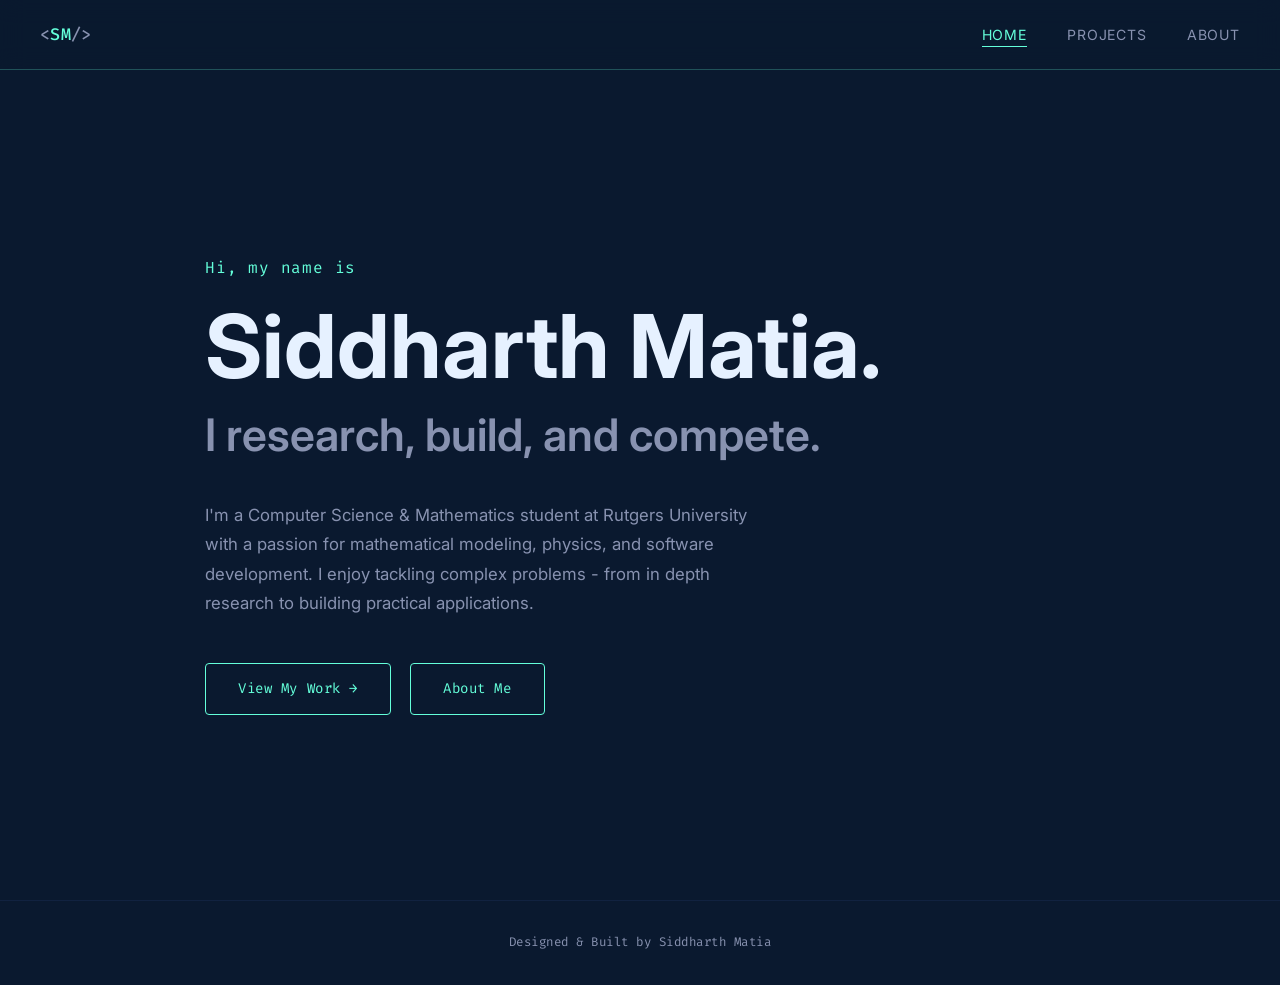
<file: index.html>
<!DOCTYPE html>
<html lang="en">
<head>
  <meta charset="UTF-8" />
  <meta name="viewport" content="width=device-width, initial-scale=1.0" />
  <title>Siddharth Matia</title>
  <meta name="description" content="Siddharth Matia — Computer Science & Math student at Rutgers University. Researcher, developer, and problem solver." />
  <link rel="stylesheet" href="css/style.css" />
</head>
<body>

  <nav>
    <a href="index.html" class="nav-logo">
      <span class="logo-bracket">&lt;</span>SM<span class="logo-bracket">/&gt;</span>
    </a>
    <ul class="nav-links">
      <li><a href="index.html" class="active">Home</a></li>
      <li><a href="projects.html">Projects</a></li>
      <li><a href="about.html">About</a></li>
    </ul>
  </nav>

  <main>
    <section class="hero">
      <p class="hero-greeting">Hi, my name is</p>
      <h1 class="hero-name">Siddharth Matia.</h1>
      <h2 class="hero-tagline">I research, build, and compete.</h2>
      <p class="hero-description">
        I'm a Computer Science &amp; Mathematics student at Rutgers University with a passion for
        mathematical modeling, physics, and software development. I enjoy tackling complex problems -
        from in depth research to building practical applications.
      </p>
      <div class="hero-buttons">
        <a href="projects.html" class="btn btn-outline">View My Work &rarr;</a>
        <a href="about.html" class="btn btn-outline">About Me</a>
      </div>
    </section>
  </main>

  <footer>
    <p>Designed &amp; Built by Siddharth Matia</p>
  </footer>

</body>
</html>
</file>
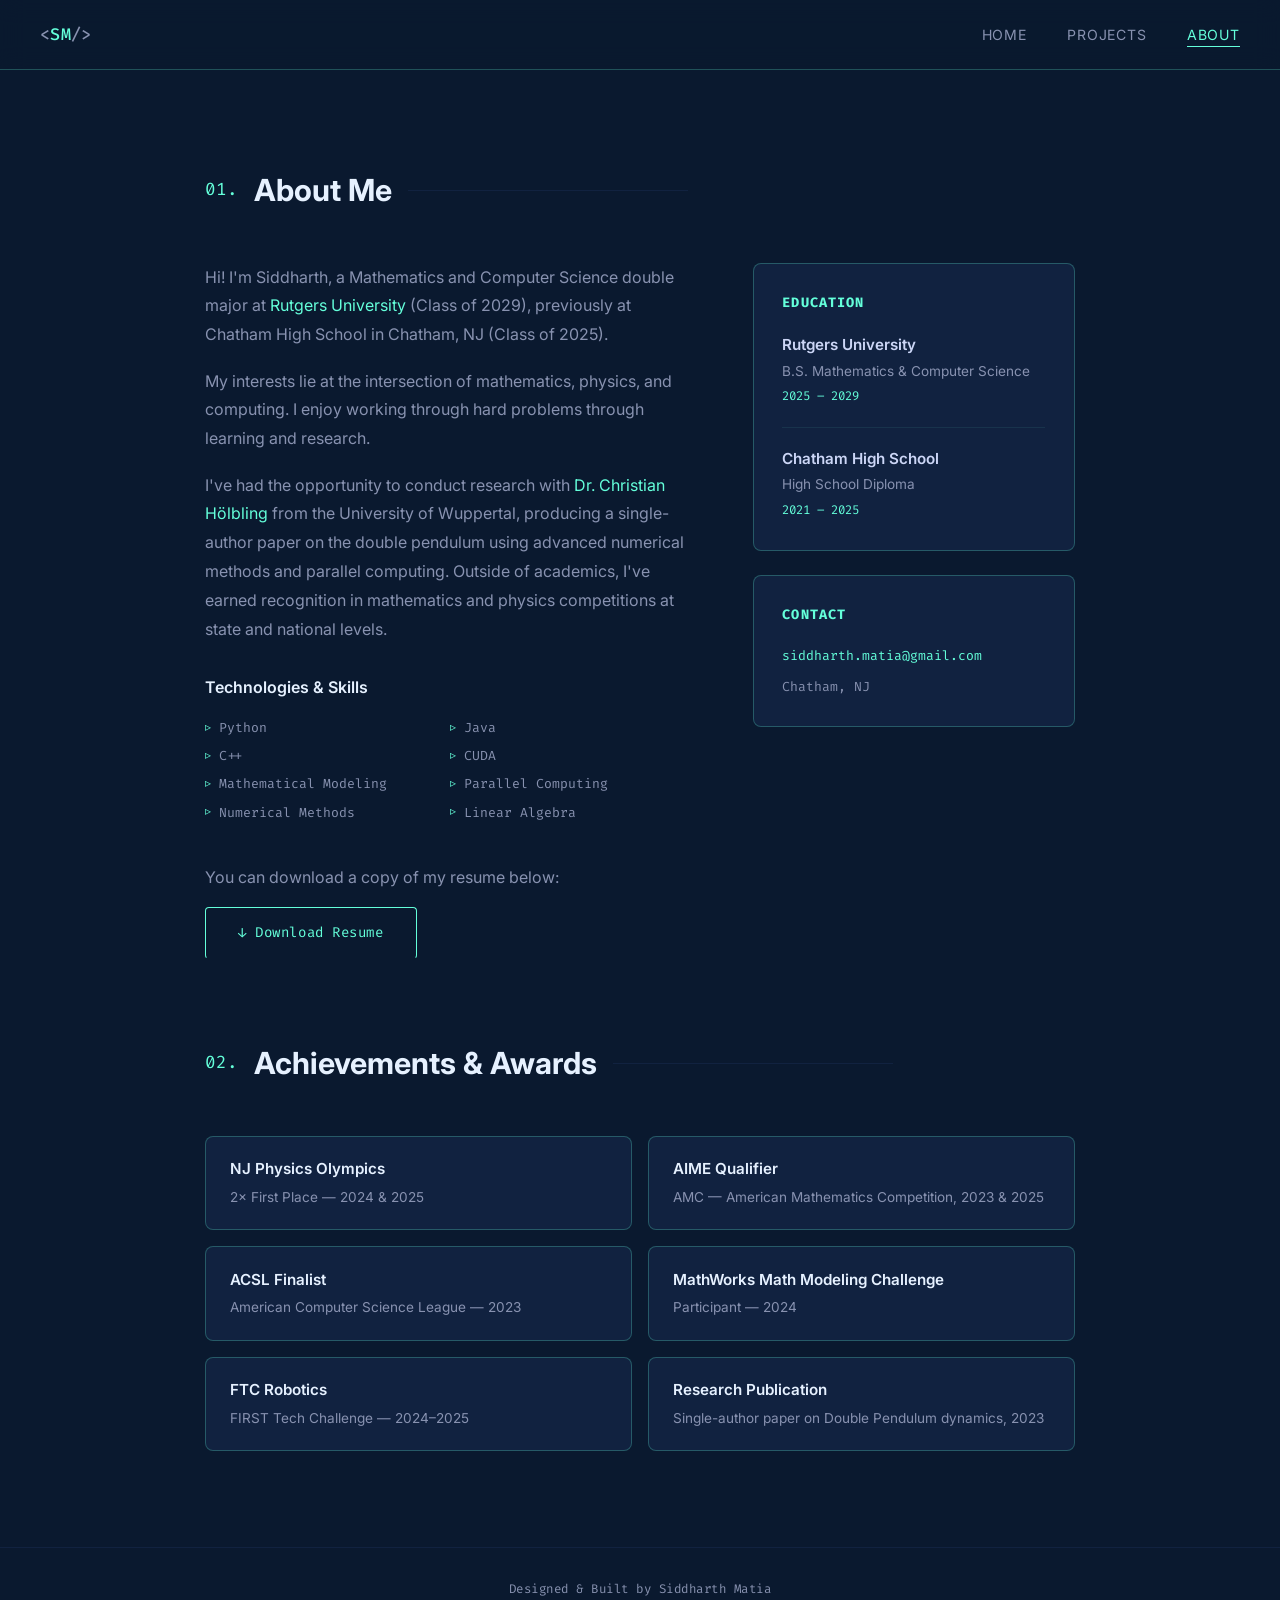
<file: about.html>
<!DOCTYPE html>
<html lang="en">
<head>
  <meta charset="UTF-8" />
  <meta name="viewport" content="width=device-width, initial-scale=1.0" />
  <title>About — Siddharth Matia</title>
  <meta name="description" content="About Siddharth Matia — CS & Math student, researcher, and developer." />
  <link rel="stylesheet" href="css/style.css" />
</head>
<body>

  <nav>
    <a href="index.html" class="nav-logo">
      <span class="logo-bracket">&lt;</span>SM<span class="logo-bracket">/&gt;</span>
    </a>
    <ul class="nav-links">
      <li><a href="index.html">Home</a></li>
      <li><a href="projects.html">Projects</a></li>
      <li><a href="about.html" class="active">About</a></li>
    </ul>
  </nav>

  <main>
    <div class="section">

      <h2 class="section-title">
        <span class="num">01.</span> About Me
      </h2>

      <div class="about-grid">

        <!-- Left: Bio -->
        <div class="about-left">
          <div class="about-text">
            <p>
              Hi! I'm Siddharth, a Mathematics and Computer Science double major at
              <a href="https://www.rutgers.edu" target="_blank" rel="noopener">Rutgers University</a>
              (Class of 2029), previously at Chatham High School in Chatham, NJ (Class of 2025).
            </p>
            <p>
              My interests lie at the intersection of mathematics, physics, and computing. I enjoy
              working through hard problems through learning and research.
            </p>
            <p>
              I've had the opportunity to conduct research with
              <a href="#" target="_blank" rel="noopener">Dr. Christian Hölbling</a> from the
              University of Wuppertal, producing a single-author paper on the double pendulum using
              advanced numerical methods and parallel computing. Outside of academics, I've earned
              recognition in mathematics and physics competitions at state and national levels.
            </p>

            <div class="skills-section">
              <h3>Technologies &amp; Skills</h3>
              <ul class="skills-list">
                <li>Python</li>
                <li>Java</li>
                <li>C++</li>
                <li>CUDA</li>
                <li>Mathematical Modeling</li>
                <li>Parallel Computing</li>
                <li>Numerical Methods</li>
                <li>Linear Algebra</li>
              </ul>
            </div>

            <div style="margin-top: 2.5rem;">
              <p style="margin-bottom: 1rem; color: var(--text-secondary);">
                You can download a copy of my resume below:
              </p>
              <a href="SM_Resume.pdf" download class="btn btn-outline">
                &#8595; Download Resume
              </a>
            </div>
          </div>
        </div>

        <!-- Right: Sidebar cards -->
        <div class="about-sidebar">

          <div class="sidebar-card">
            <h3>Education</h3>

            <div class="edu-item">
              <div class="school">Rutgers University</div>
              <div class="degree">B.S. Mathematics &amp; Computer Science</div>
              <div class="year">2025 – 2029</div>
            </div>

            <div class="edu-item">
              <div class="school">Chatham High School</div>
              <div class="degree">High School Diploma</div>
              <div class="year">2021 – 2025</div>
            </div>
          </div>

          <div class="sidebar-card">
            <h3>Contact</h3>
            <div style="display:flex; flex-direction:column; gap:0.6rem;">
              <a href="mailto:siddharth.matia@gmail.com" style="color:var(--accent); font-family:'Fira Code',monospace; font-size:0.82rem; text-decoration:none;">
                siddharth.matia@gmail.com
              </a>
              <span style="color:var(--text-secondary); font-family:'Fira Code',monospace; font-size:0.82rem;">
                Chatham, NJ
              </span>
            </div>
          </div>

        </div>
      </div>

      <!-- Achievements -->
      <div style="margin-top: 5rem;">
        <h2 class="section-title">
          <span class="num">02.</span> Achievements &amp; Awards
        </h2>

        <ul class="achievements-list">
          <li class="achievement-item">
            <div class="award-title">NJ Physics Olympics</div>
            <div class="award-detail">2× First Place — 2024 &amp; 2025</div>
          </li>
          <li class="achievement-item">
            <div class="award-title">AIME Qualifier</div>
            <div class="award-detail">AMC — American Mathematics Competition, 2023 &amp; 2025</div>
          </li>
          <li class="achievement-item">
            <div class="award-title">ACSL Finalist</div>
            <div class="award-detail">American Computer Science League — 2023</div>
          </li>
          <li class="achievement-item">
            <div class="award-title">MathWorks Math Modeling Challenge</div>
            <div class="award-detail">Participant — 2024</div>
          </li>
          <li class="achievement-item">
            <div class="award-title">FTC Robotics</div>
            <div class="award-detail">FIRST Tech Challenge — 2024–2025</div>
          </li>
          <li class="achievement-item">
            <div class="award-title">Research Publication</div>
            <div class="award-detail">Single-author paper on Double Pendulum dynamics, 2023</div>
          </li>
        </ul>
      </div>

    </div>
  </main>

  <footer>
    <p>Designed &amp; Built by Siddharth Matia</p>
  </footer>

</body>
</html>
</file>
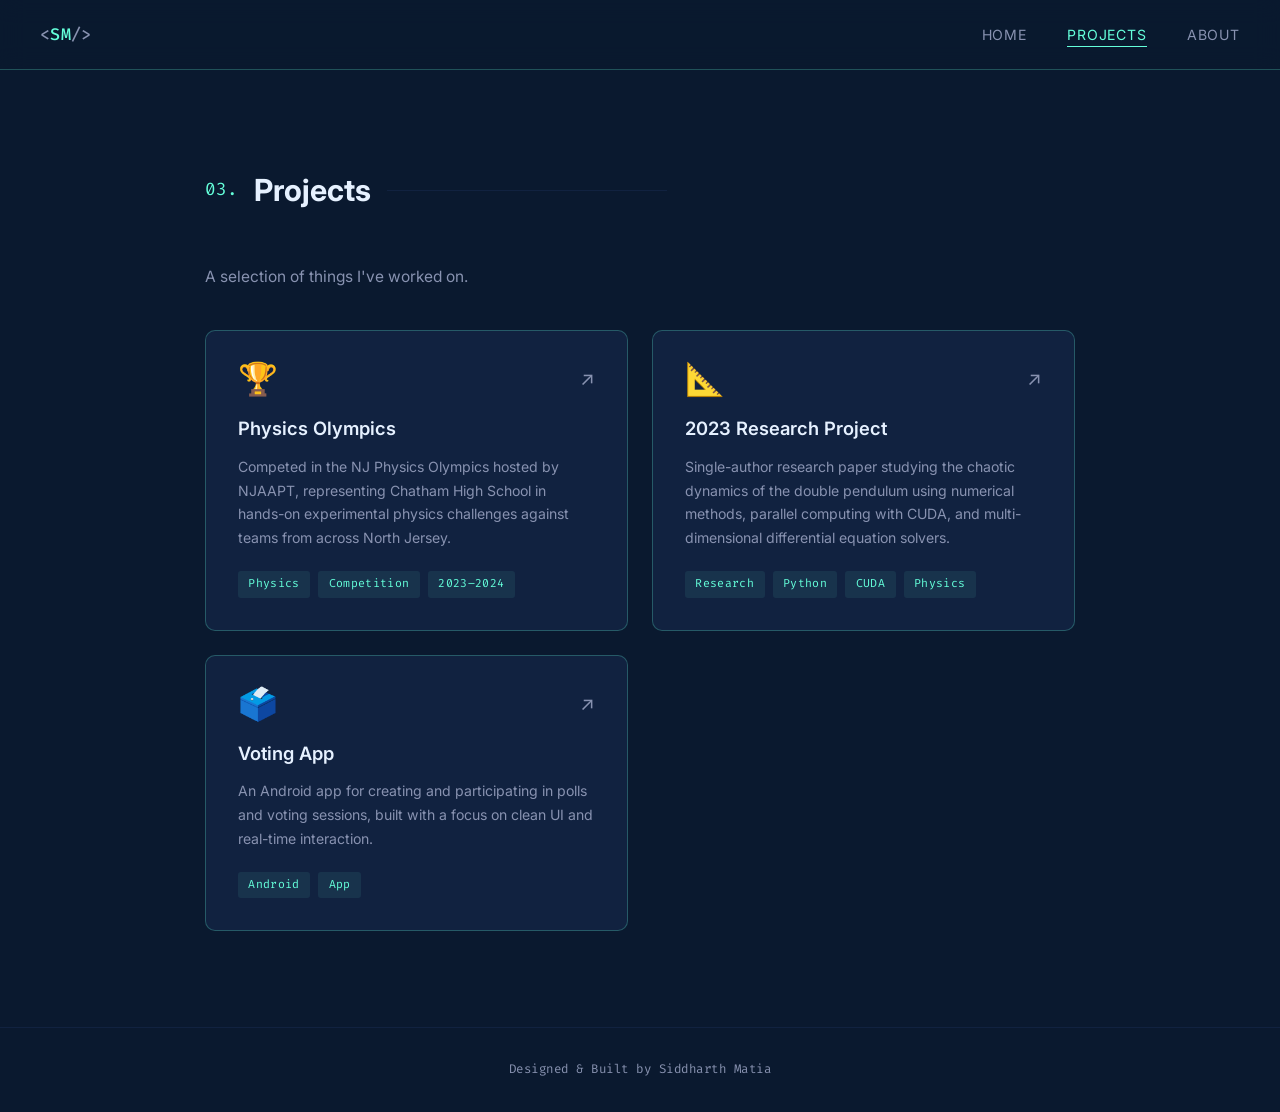
<file: projects.html>
<!DOCTYPE html>
<html lang="en">
<head>
  <meta charset="UTF-8" />
  <meta name="viewport" content="width=device-width, initial-scale=1.0" />
  <title>Projects — Siddharth Matia</title>
  <meta name="description" content="Projects by Siddharth Matia — research, physics, and software development." />
  <link rel="stylesheet" href="css/style.css" />
</head>
<body>

  <nav>
    <a href="index.html" class="nav-logo">
      <span class="logo-bracket">&lt;</span>SM<span class="logo-bracket">/&gt;</span>
    </a>
    <ul class="nav-links">
      <li><a href="index.html">Home</a></li>
      <li><a href="projects.html" class="active">Projects</a></li>
      <li><a href="about.html">About</a></li>
    </ul>
  </nav>

  <main>
    <div class="section">

      <h2 class="section-title">
        <span class="num">03.</span> Projects
      </h2>

      <p style="color: var(--text-secondary); margin-bottom: 2.5rem; max-width: 550px; font-size: 0.97rem; line-height: 1.75;">
        A selection of things I've worked on.
      </p>

      <div class="projects-grid">

        <!-- Physics Olympics -->
        <a href="projects/physics-olympics.html" class="project-card">
          <div class="project-card-top">
            <span class="project-icon">🏆</span>
            <span class="project-arrow">&#8599;</span>
          </div>
          <h3>Physics Olympics</h3>
          <p>
            Competed in the NJ Physics Olympics hosted by NJAAPT, representing Chatham High School in hands-on experimental physics challenges against teams from across North Jersey.
          </p>
          <div class="project-tags">
            <span class="tag">Physics</span>
            <span class="tag">Competition</span>
            <span class="tag">2023–2024</span>
          </div>
        </a>

        <!-- 2023 Research Project -->
        <a href="projects/research-2023.html" class="project-card">
          <div class="project-card-top">
            <span class="project-icon">📐</span>
            <span class="project-arrow">&#8599;</span>
          </div>
          <h3>2023 Research Project</h3>
          <p>
            Single-author research paper studying the chaotic dynamics of the double pendulum using numerical methods, parallel computing with CUDA, and multi-dimensional differential equation solvers.
          </p>
          <div class="project-tags">
            <span class="tag">Research</span>
            <span class="tag">Python</span>
            <span class="tag">CUDA</span>
            <span class="tag">Physics</span>
          </div>
        </a>

        <!-- Voting App -->
        <a href="projects/voting-app.html" class="project-card">
          <div class="project-card-top">
            <span class="project-icon">🗳️</span>
            <span class="project-arrow">&#8599;</span>
          </div>
          <h3>Voting App</h3>
          <p>
            An Android app for creating and participating in polls and voting sessions, built with a focus on clean UI and real-time interaction.
          </p>
          <div class="project-tags">
            <span class="tag">Android</span>
            <span class="tag">App</span>
          </div>
        </a>

      </div>
    </div>
  </main>

  <footer>
    <p>Designed &amp; Built by Siddharth Matia</p>
  </footer>

</body>
</html>
</file>
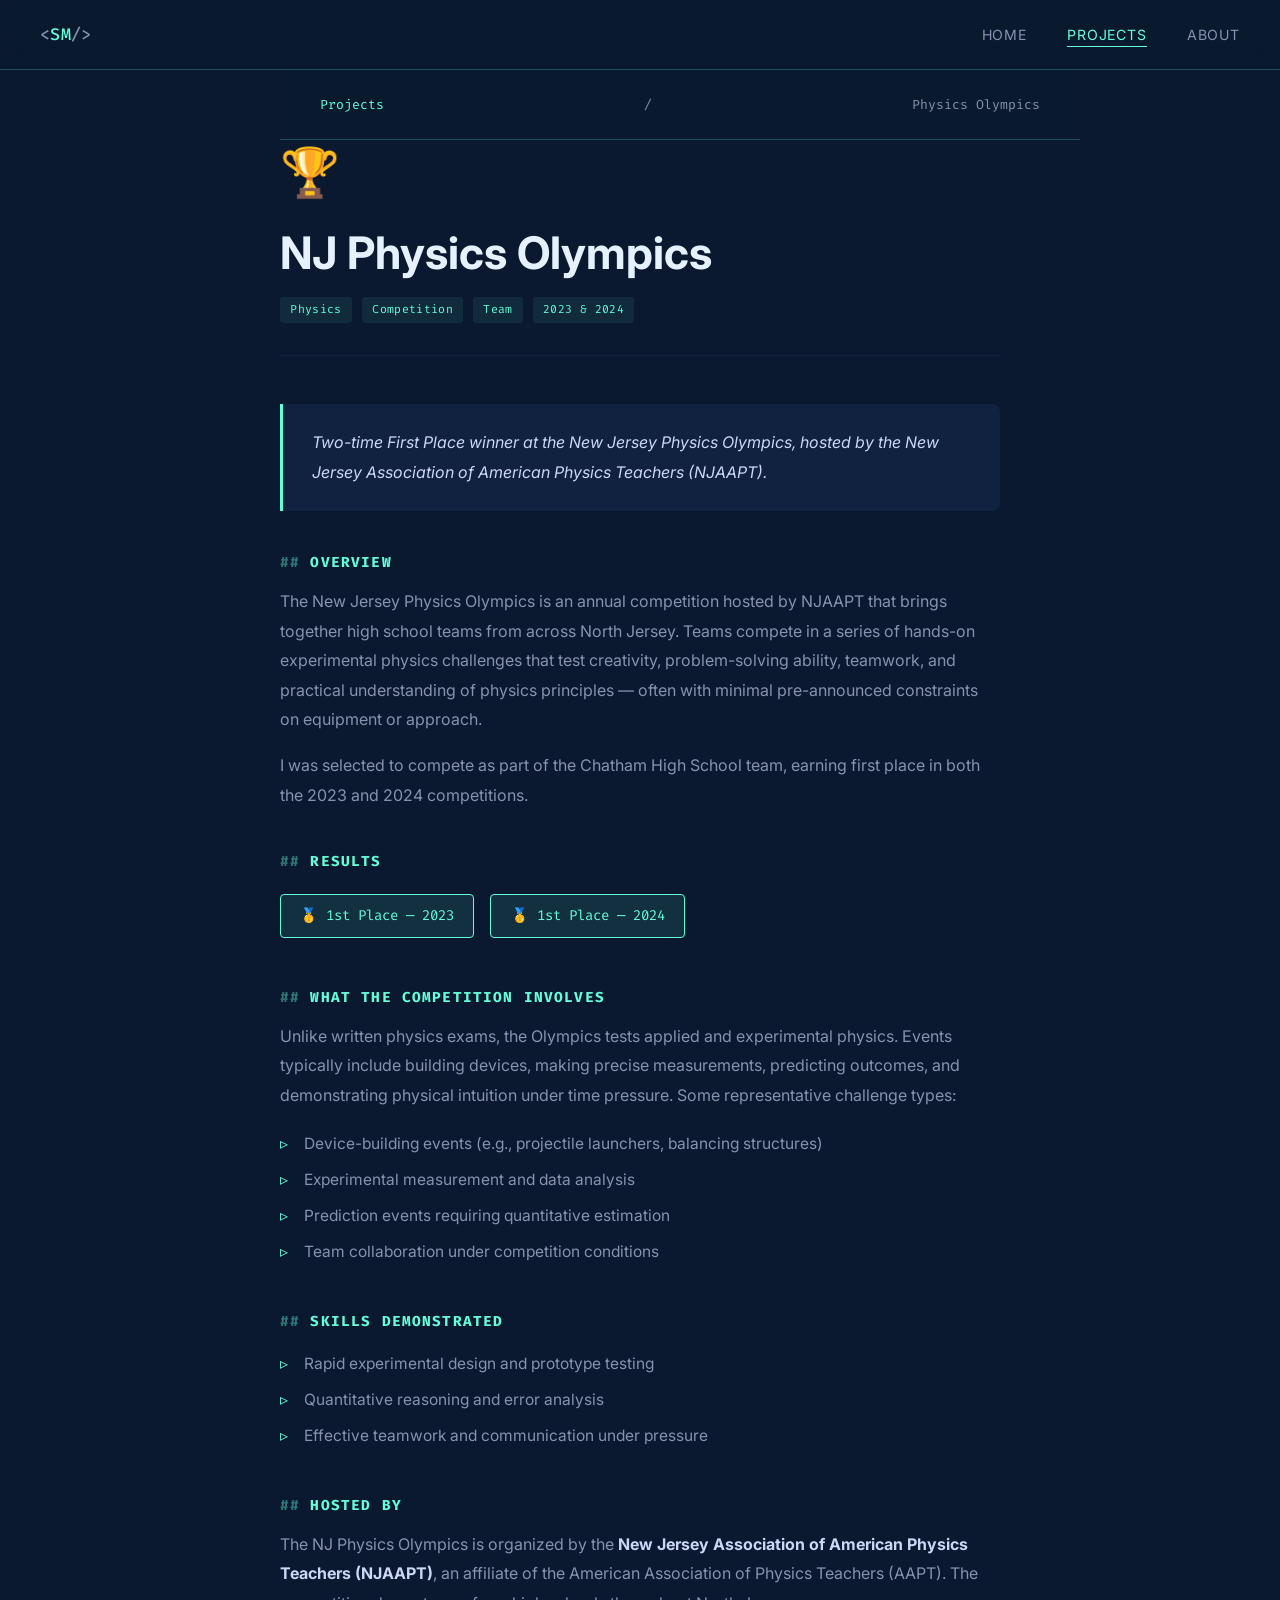
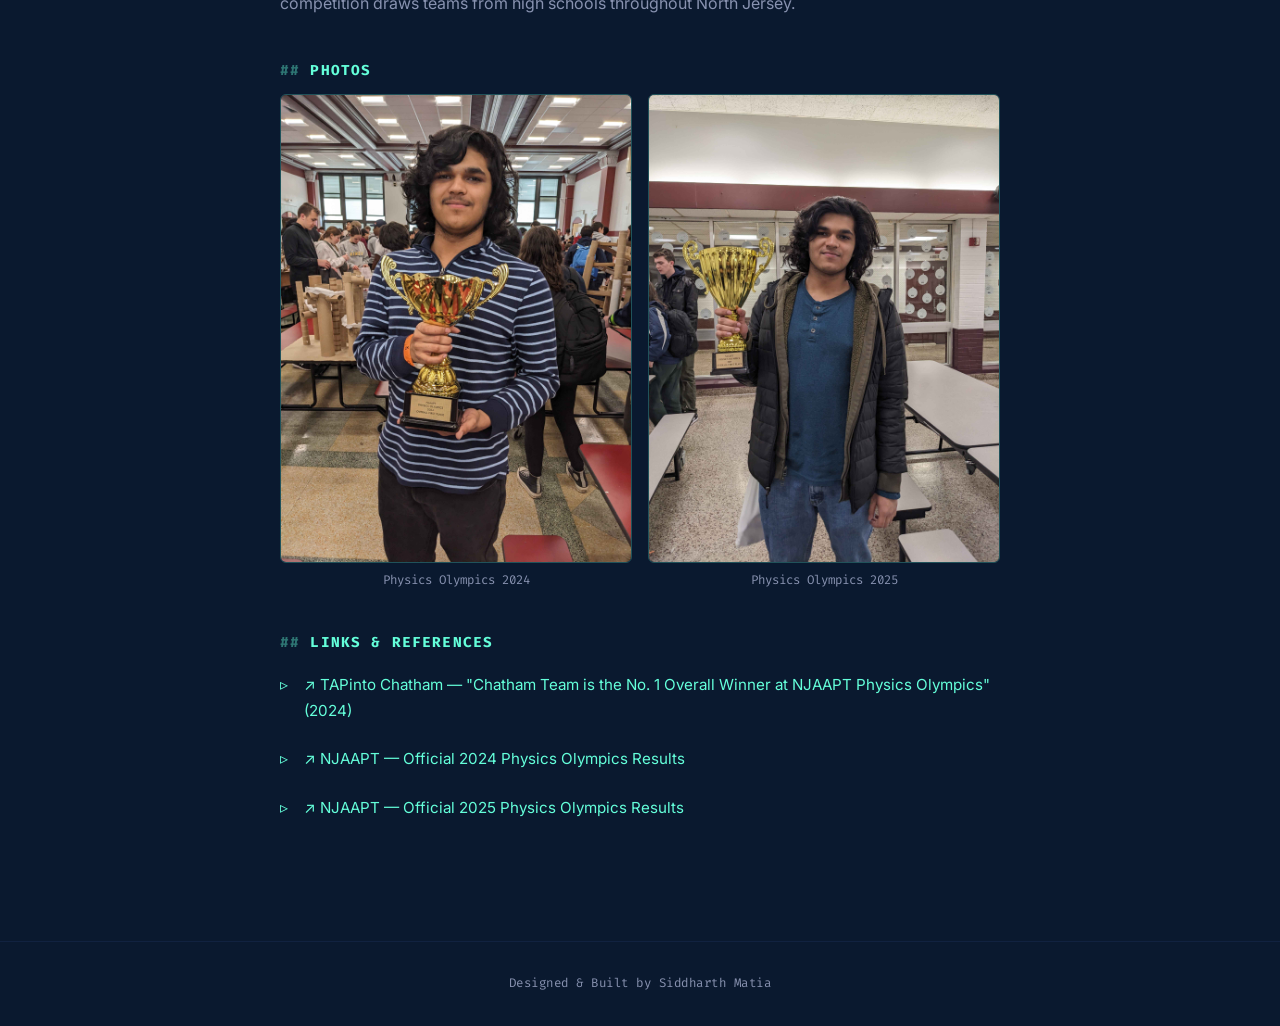
<file: projects/physics-olympics.html>
<!DOCTYPE html>
<html lang="en">
<head>
  <meta charset="UTF-8" />
  <meta name="viewport" content="width=device-width, initial-scale=1.0" />
  <title>Physics Olympics — Siddharth Matia</title>
  <link rel="stylesheet" href="../css/style.css" />
  <script src="../js/lightbox.js" defer></script>
</head>
<body>

  <nav>
    <a href="../index.html" class="nav-logo">
      <span class="logo-bracket">&lt;</span>SM<span class="logo-bracket">/&gt;</span>
    </a>
    <ul class="nav-links">
      <li><a href="../index.html">Home</a></li>
      <li><a href="../projects.html" class="active">Projects</a></li>
      <li><a href="../about.html">About</a></li>
    </ul>
  </nav>

  <main>
    <article class="project-page">

      <nav class="breadcrumb">
        <a href="../projects.html">Projects</a>
        <span>/</span>
        Physics Olympics
      </nav>

      <header class="project-page-header">
        <div class="project-icon-lg">🏆</div>
        <h1>NJ Physics Olympics</h1>
        <div class="project-meta">
          <span class="tag">Physics</span>
          <span class="tag">Competition</span>
          <span class="tag">Team</span>
          <span class="tag">2023 &amp; 2024</span>
        </div>
      </header>

      <div class="project-page-body">

        <div class="highlight-box">
          <p>
            Two-time First Place winner at the New Jersey Physics Olympics, hosted by the New Jersey
            Association of American Physics Teachers (NJAAPT).
          </p>
        </div>

        <h2>Overview</h2>
        <p>
          The New Jersey Physics Olympics is an annual competition hosted by NJAAPT that brings together
          high school teams from across North Jersey. Teams compete in a series of hands-on experimental
          physics challenges that test creativity, problem-solving ability, teamwork, and practical
          understanding of physics principles — often with minimal pre-announced constraints on equipment
          or approach.
        </p>
        <p>
          I was selected to compete as part of the Chatham High School team, earning first place in both the 2023 and
          2024 competitions.
        </p>

        <h2>Results</h2>
        <div style="display:flex; flex-wrap:wrap; gap:0.5rem; margin-bottom:1.5rem;">
          <span class="result-badge">🥇 1st Place — 2023</span>
          <span class="result-badge">🥇 1st Place — 2024</span>
        </div>

        <h2>What the Competition Involves</h2>
        <p>
          Unlike written physics exams, the Olympics tests applied and experimental physics. Events
          typically include building devices, making precise measurements, predicting outcomes, and
          demonstrating physical intuition under time pressure. Some representative challenge types:
        </p>
        <ul>
          <li>Device-building events (e.g., projectile launchers, balancing structures)</li>
          <li>Experimental measurement and data analysis</li>
          <li>Prediction events requiring quantitative estimation</li>
          <li>Team collaboration under competition conditions</li>
        </ul>

        <h2>Skills Demonstrated</h2>
        <ul>
          <li>Rapid experimental design and prototype testing</li>
          <li>Quantitative reasoning and error analysis</li>
          <li>Effective teamwork and communication under pressure</li>
        </ul>

        <h2>Hosted By</h2>
        <p>
          The NJ Physics Olympics is organized by the
          <strong style="color: var(--text-primary);">New Jersey Association of American Physics Teachers (NJAAPT)</strong>,
          an affiliate of the American Association of Physics Teachers (AAPT). The competition draws
          teams from high schools throughout North Jersey.
        </p>

        <h2>Photos</h2>
        <div class="photo-grid">
          <figure>
            <img src="../physol2024.jpg" alt="NJ Physics Olympics 2024 — Chatham team" />
            <figcaption>Physics Olympics 2024</figcaption>
          </figure>
          <figure>
            <img src="../physol2025.jpg" alt="NJ Physics Olympics 2025 — Chatham team" />
            <figcaption>Physics Olympics 2025</figcaption>
          </figure>
        </div>

        <h2>Links &amp; References</h2>
        <ul style="list-style:none; display:flex; flex-direction:column; gap:0.8rem; padding:0;">
          <li>
            <a href="https://www.tapinto.net/towns/chatham/sections/education/articles/chatham-team-is-the-no-1-overall-winner-at-njaapt-physics-olympics-another-chs-team-placed-third-overall"
               target="_blank" rel="noopener"
               style="color:var(--accent); text-decoration:none; font-size:0.95rem; display:inline-flex; align-items:center; gap:0.4rem;">
              &#8599; TAPinto Chatham — "Chatham Team is the No. 1 Overall Winner at NJAAPT Physics Olympics" (2024)
            </a>
          </li>
          <li>
            <a href="https://njaapt.org/page-18112"
               target="_blank" rel="noopener"
               style="color:var(--accent); text-decoration:none; font-size:0.95rem; display:inline-flex; align-items:center; gap:0.4rem;">
              &#8599; NJAAPT — Official 2024 Physics Olympics Results
            </a>
          </li>
          <li>
            <a href="https://njaapt.wildapricot.org/page-18113"
               target="_blank" rel="noopener"
               style="color:var(--accent); text-decoration:none; font-size:0.95rem; display:inline-flex; align-items:center; gap:0.4rem;">
              &#8599; NJAAPT — Official 2025 Physics Olympics Results
            </a>
          </li>
        </ul>

      </div>
    </article>
  </main>

  <footer>
    <p>Designed &amp; Built by Siddharth Matia</p>
  </footer>

</body>
</html>
</file>
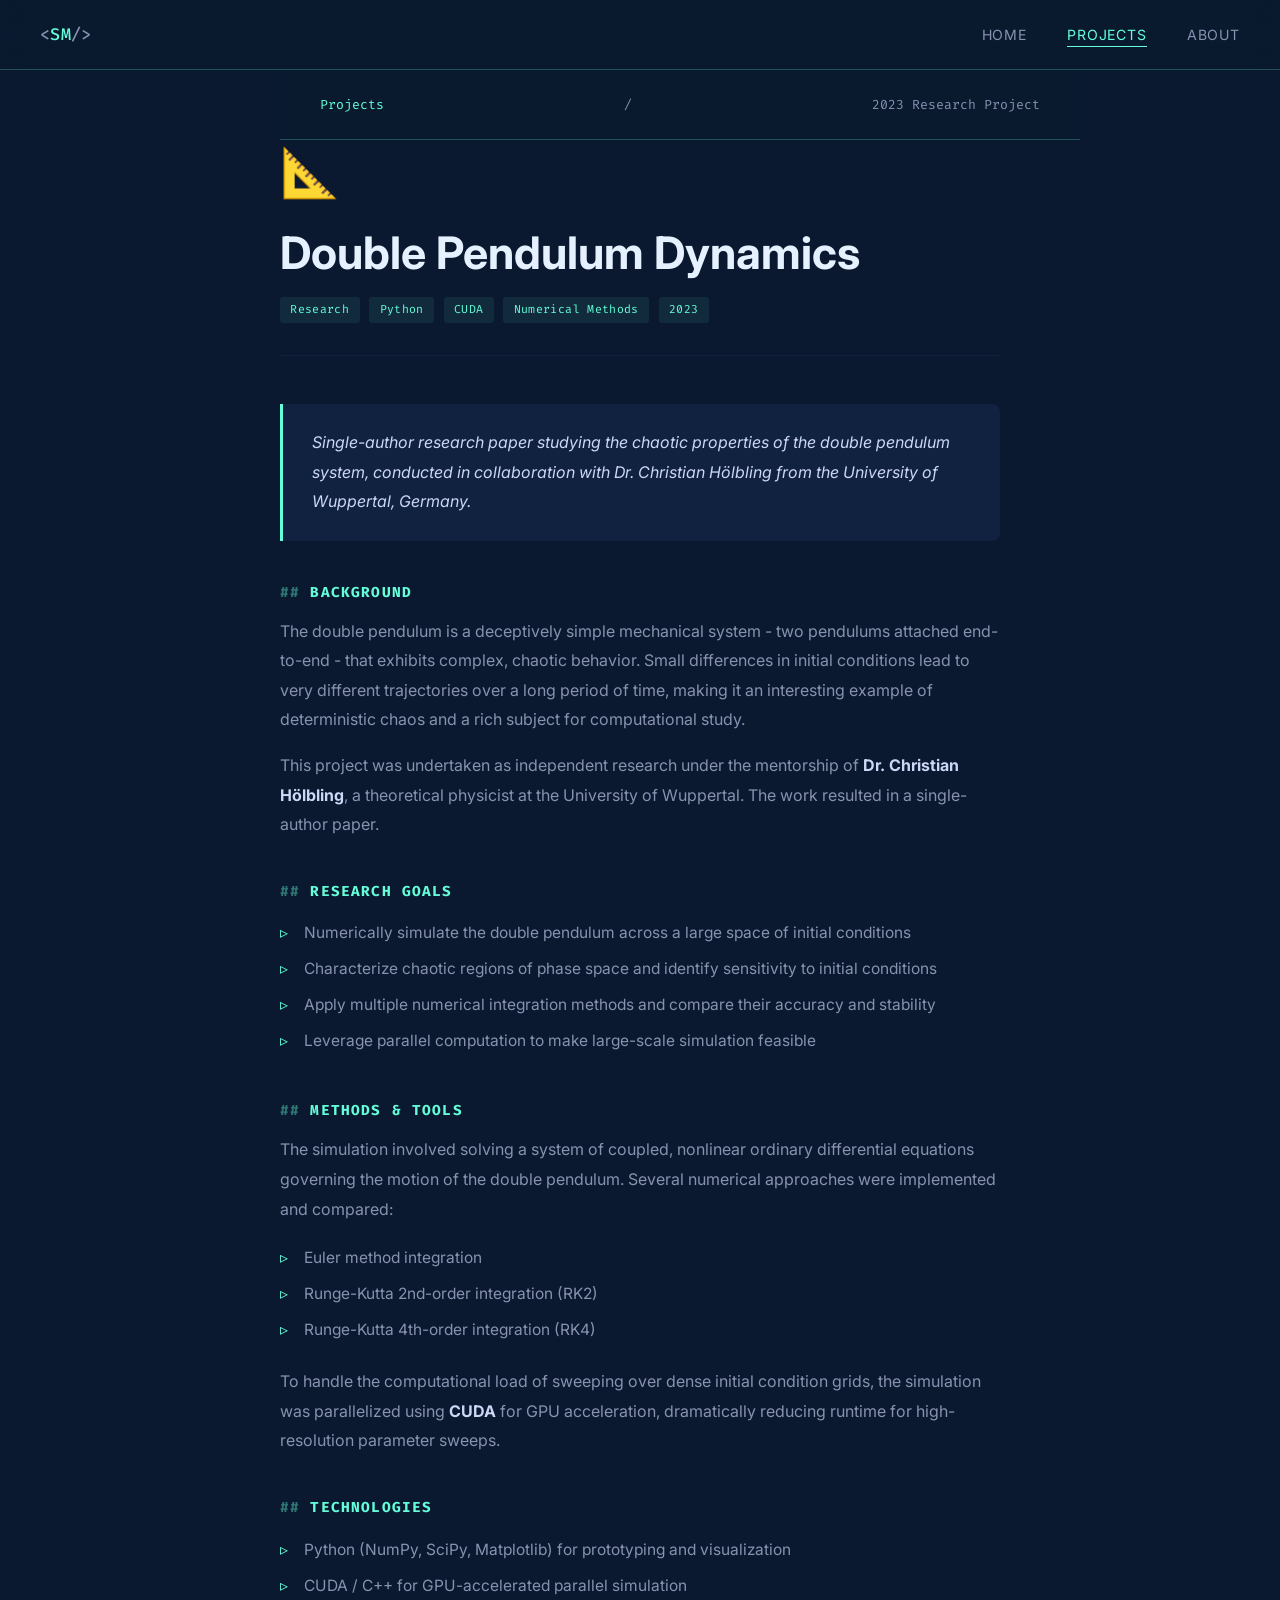
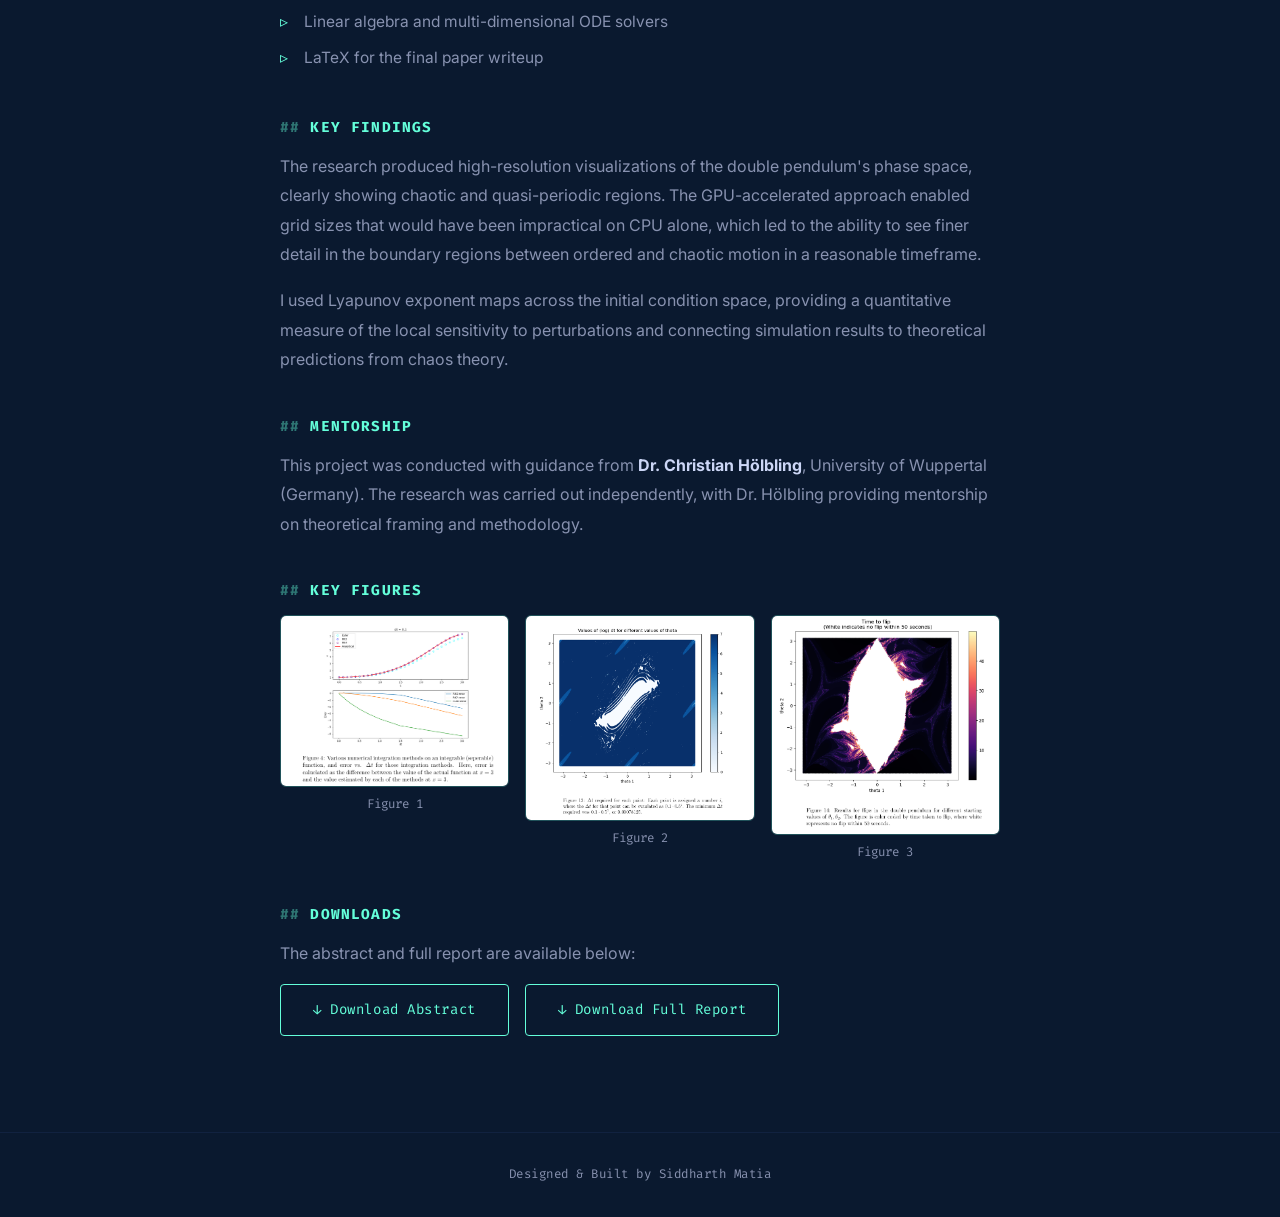
<file: projects/research-2023.html>
<!DOCTYPE html>
<html lang="en">
<head>
  <meta charset="UTF-8" />
  <meta name="viewport" content="width=device-width, initial-scale=1.0" />
  <title>2023 Research Project — Siddharth Matia</title>
  <link rel="stylesheet" href="../css/style.css" />
  <script src="../js/lightbox.js" defer></script>
</head>
<body>

  <nav>
    <a href="../index.html" class="nav-logo">
      <span class="logo-bracket">&lt;</span>SM<span class="logo-bracket">/&gt;</span>
    </a>
    <ul class="nav-links">
      <li><a href="../index.html">Home</a></li>
      <li><a href="../projects.html" class="active">Projects</a></li>
      <li><a href="../about.html">About</a></li>
    </ul>
  </nav>

  <main>
    <article class="project-page">

      <nav class="breadcrumb">
        <a href="../projects.html">Projects</a>
        <span>/</span>
        2023 Research Project
      </nav>

      <header class="project-page-header">
        <div class="project-icon-lg">📐</div>
        <h1>Double Pendulum Dynamics</h1>
        <div class="project-meta">
          <span class="tag">Research</span>
          <span class="tag">Python</span>
          <span class="tag">CUDA</span>
          <span class="tag">Numerical Methods</span>
          <span class="tag">2023</span>
        </div>
      </header>

      <div class="project-page-body">

        <div class="highlight-box">
          <p>
            Single-author research paper studying the chaotic properties of the double pendulum system,
            conducted in collaboration with Dr. Christian Hölbling from the University of Wuppertal,
            Germany.
          </p>
        </div>

        <h2>Background</h2>
        <p>
          The double pendulum is a deceptively simple mechanical system - two pendulums attached
          end-to-end - that exhibits complex, chaotic behavior. Small differences in
          initial conditions lead to very different trajectories over a long period of time, making it an interesting example
          of deterministic chaos and a rich subject for computational study.
        </p>
        <p>
          This project was undertaken as independent research under the mentorship of
          <strong style="color: var(--text-primary);">Dr. Christian Hölbling</strong>, a theoretical
          physicist at the University of Wuppertal. The work resulted in a single-author paper.
        </p>

        <h2>Research Goals</h2>
        <ul>
          <li>Numerically simulate the double pendulum across a large space of initial conditions</li>
          <li>Characterize chaotic regions of phase space and identify sensitivity to initial conditions</li>
          <li>Apply multiple numerical integration methods and compare their accuracy and stability</li>
          <li>Leverage parallel computation to make large-scale simulation feasible</li>
        </ul>

        <h2>Methods &amp; Tools</h2>
        <p>
          The simulation involved solving a system of coupled, nonlinear ordinary differential equations
          governing the motion of the double pendulum. Several numerical approaches were implemented
          and compared:
        </p>
        <ul>
          <li>Euler method integration</li>
          <li>Runge-Kutta 2nd-order integration (RK2)</li>
          <li>Runge-Kutta 4th-order integration (RK4)</li>
        </ul>
        <p>
          To handle the computational load of sweeping over dense initial condition grids, the
          simulation was parallelized using <strong style="color: var(--text-primary);">CUDA</strong>
          for GPU acceleration, dramatically reducing runtime for high-resolution parameter sweeps.
        </p>

        <h2>Technologies</h2>
        <ul>
          <li>Python (NumPy, SciPy, Matplotlib) for prototyping and visualization</li>
          <li>CUDA / C++ for GPU-accelerated parallel simulation</li>
          <li>Linear algebra and multi-dimensional ODE solvers</li>
          <li>LaTeX for the final paper writeup</li>
        </ul>

        <h2>Key Findings</h2>
        <p>
          The research produced high-resolution visualizations of the double pendulum's phase space,
          clearly showing chaotic and quasi-periodic regions. The GPU-accelerated approach enabled
          grid sizes that would have been impractical on CPU alone, which led to the ability to see finer detail in the
          boundary regions between ordered and chaotic motion in a reasonable timeframe.
        </p>
        <p>
          I used Lyapunov exponent maps across the initial condition space, providing a quantitative
          measure of the local sensitivity to perturbations and connecting simulation results to
          theoretical predictions from chaos theory.
        </p>

        <h2>Mentorship</h2>
        <p>
          This project was conducted with guidance from
          <strong style="color: var(--text-primary);">Dr. Christian Hölbling</strong>, University of
          Wuppertal (Germany). The research was carried out independently, with Dr. Hölbling providing
          mentorship on theoretical framing and methodology.
        </p>

        <h2>Key Figures</h2>
        <div class="photo-grid" style="grid-template-columns: repeat(3, 1fr);">
          <figure>
            <img src="../research1.png" alt="Research figure 1" />
            <figcaption>Figure 1</figcaption>
          </figure>
          <figure>
            <img src="../research2.png" alt="Research figure 2" />
            <figcaption>Figure 2</figcaption>
          </figure>
          <figure>
            <img src="../research3.png" alt="Research figure 3" />
            <figcaption>Figure 3</figcaption>
          </figure>
        </div>

        <h2>Downloads</h2>
        <p>The abstract and full report are available below:</p>
        <div style="display:flex; flex-wrap:wrap; gap:1rem; margin-top:0.5rem;">
          <a href="../doublePendulumAbstract.pdf" download class="btn btn-outline">
            &#8595; Download Abstract
          </a>
          <a href="../doublePendulumReport.pdf" download class="btn btn-outline">
            &#8595; Download Full Report
          </a>
        </div>

      </div>
    </article>
  </main>

  <footer>
    <p>Designed &amp; Built by Siddharth Matia</p>
  </footer>

</body>
</html>
</file>
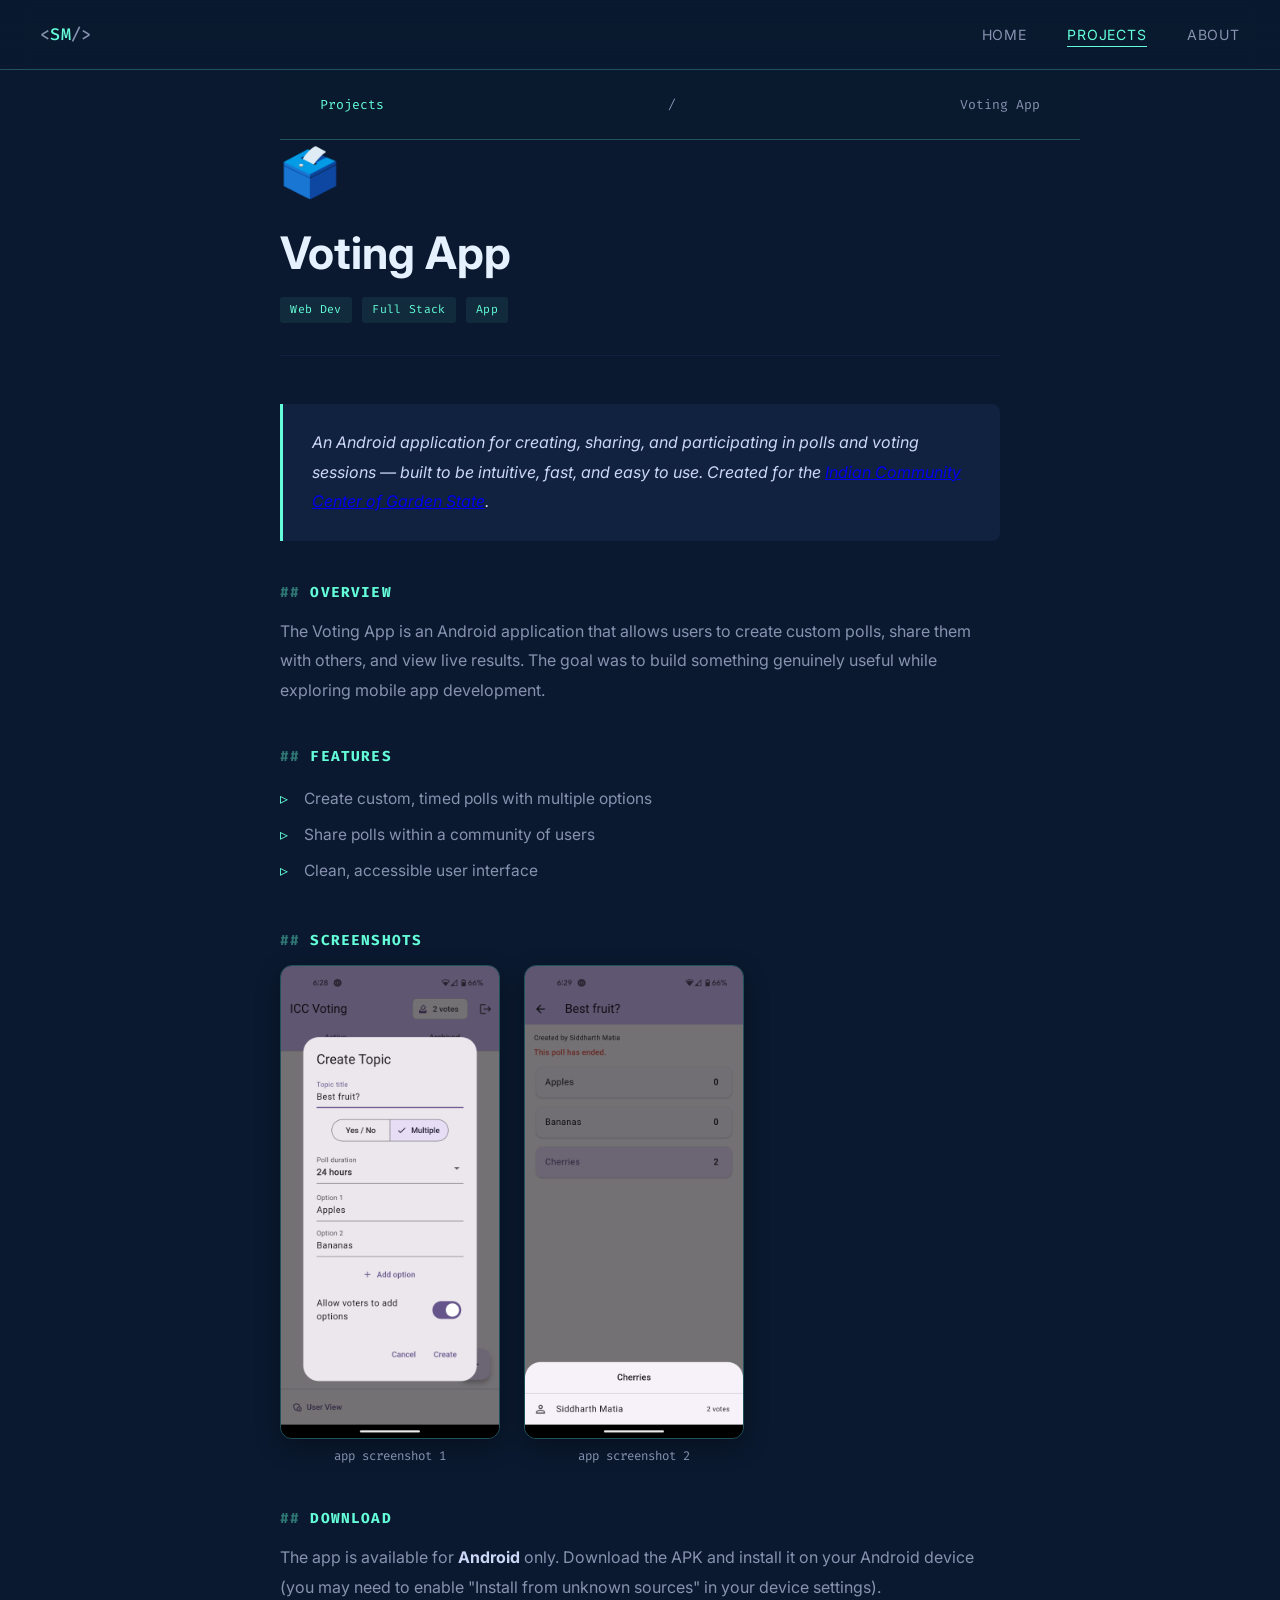
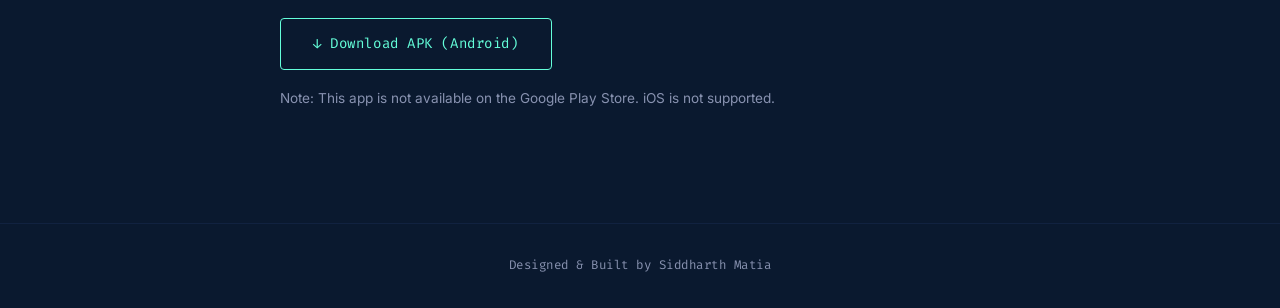
<file: projects/voting-app.html>
<!DOCTYPE html>
<html lang="en">
<head>
  <meta charset="UTF-8" />
  <meta name="viewport" content="width=device-width, initial-scale=1.0" />
  <title>Voting App — Siddharth Matia</title>
  <link rel="stylesheet" href="../css/style.css" />
  <script src="../js/lightbox.js" defer></script>
</head>
<body>

  <nav>
    <a href="../index.html" class="nav-logo">
      <span class="logo-bracket">&lt;</span>SM<span class="logo-bracket">/&gt;</span>
    </a>
    <ul class="nav-links">
      <li><a href="../index.html">Home</a></li>
      <li><a href="../projects.html" class="active">Projects</a></li>
      <li><a href="../about.html">About</a></li>
    </ul>
  </nav>

  <main>
    <article class="project-page">

      <nav class="breadcrumb">
        <a href="../projects.html">Projects</a>
        <span>/</span>
        Voting App
      </nav>

      <header class="project-page-header">
        <div class="project-icon-lg">🗳️</div>
        <h1>Voting App</h1>
        <div class="project-meta">
          <span class="tag">Web Dev</span>
          <span class="tag">Full Stack</span>
          <span class="tag">App</span>
        </div>
      </header>

      <div class="project-page-body">

        <div class="highlight-box">
          <p>
            An Android application for creating, sharing, and participating in polls and voting sessions —
            built to be intuitive, fast, and easy to use. Created for the <a href="https://iccgs.org/" target="_blank" rel="noopener">Indian Community Center of Garden State</a>.
          </p>
        </div>

        <h2>Overview</h2>
        <p>
          The Voting App is an Android application that allows users to create custom polls,
          share them with others, and view live results. The goal was to build something genuinely
          useful while exploring mobile app development.
        </p>

        <h2>Features</h2>
        <ul>
          <li>Create custom, timed polls with multiple options</li>
          <li>Share polls within a community of users</li>
          <li>Clean, accessible user interface</li>
        </ul>

        <h2>Screenshots</h2>
        <div class="screenshot-grid">
          <figure>
            <img src="../app1.png" alt="Voting App screenshot 1" />
            <figcaption>app screenshot 1</figcaption>
          </figure>
          <figure>
            <img src="../app2.png" alt="Voting App screenshot 2" />
            <figcaption>app screenshot 2</figcaption>
          </figure>
        </div>

        <h2>Download</h2>
        <p>
          The app is available for <strong style="color:var(--text-primary);">Android</strong> only.
          Download the APK and install it on your Android device (you may need to enable
          "Install from unknown sources" in your device settings).
        </p>
        <div style="margin-top:0.75rem;">
          <a href="../app-release.apk" download class="btn btn-outline">
            &#8595; Download APK (Android)
          </a>
        </div>
        <p style="margin-top:1rem; font-size:0.85rem; color:var(--text-secondary);">
          Note: This app is not available on the Google Play Store. iOS is not supported.
        </p>

      </div>
    </article>
  </main>

  <footer>
    <p>Designed &amp; Built by Siddharth Matia</p>
  </footer>

</body>
</html>
</file>
<file: css/style.css>
@import url('https://fonts.googleapis.com/css2?family=Inter:wght@300;400;500;600;700&family=Fira+Code:wght@400;500&display=swap');

:root {
  --bg-primary: #0a192f;
  --bg-secondary: #112240;
  --bg-card: #1a2f4e;
  --text-primary: #ccd6f6;
  --text-secondary: #8892b0;
  --accent: #64ffda;
  --accent-dim: rgba(100, 255, 218, 0.08);
  --accent-border: rgba(100, 255, 218, 0.25);
  --white: #e6f1ff;
  --nav-height: 70px;
}

*, *::before, *::after {
  margin: 0;
  padding: 0;
  box-sizing: border-box;
}

html {
  scroll-behavior: smooth;
}

body {
  background-color: var(--bg-primary);
  color: var(--text-primary);
  font-family: 'Inter', sans-serif;
  line-height: 1.6;
  min-height: 100vh;
}

/* ─── SCROLLBAR ─── */
::-webkit-scrollbar { width: 6px; }
::-webkit-scrollbar-track { background: var(--bg-primary); }
::-webkit-scrollbar-thumb { background: var(--bg-secondary); border-radius: 3px; }
::-webkit-scrollbar-thumb:hover { background: var(--accent-border); }

/* ─── NAV ─── */
nav {
  position: fixed;
  top: 0;
  width: 100%;
  height: var(--nav-height);
  background: rgba(10, 25, 47, 0.92);
  backdrop-filter: blur(12px);
  -webkit-backdrop-filter: blur(12px);
  border-bottom: 1px solid var(--accent-border);
  z-index: 100;
  display: flex;
  align-items: center;
  justify-content: space-between;
  padding: 0 2.5rem;
}

.nav-logo {
  font-family: 'Fira Code', monospace;
  color: var(--accent);
  font-size: 1.05rem;
  text-decoration: none;
  font-weight: 500;
  letter-spacing: 0.02em;
  transition: opacity 0.2s;
}

.nav-logo:hover { opacity: 0.8; }

.nav-logo .logo-bracket { color: var(--text-secondary); }

.nav-links {
  display: flex;
  gap: 2.5rem;
  list-style: none;
  align-items: center;
}

.nav-links a {
  color: var(--text-secondary);
  text-decoration: none;
  font-size: 0.88rem;
  letter-spacing: 0.06em;
  text-transform: uppercase;
  transition: color 0.2s;
  position: relative;
  padding-bottom: 2px;
}

.nav-links a::after {
  content: '';
  position: absolute;
  bottom: -2px;
  left: 0;
  width: 0;
  height: 1px;
  background: var(--accent);
  transition: width 0.3s ease;
}

.nav-links a:hover,
.nav-links a.active {
  color: var(--accent);
}

.nav-links a:hover::after,
.nav-links a.active::after {
  width: 100%;
}

/* ─── MAIN ─── */
main {
  padding-top: var(--nav-height);
  min-height: 100vh;
}

/* ─── HERO ─── */
.hero {
  display: flex;
  flex-direction: column;
  justify-content: center;
  min-height: calc(100vh - var(--nav-height));
  max-width: 950px;
  margin: 0 auto;
  padding: 0 2.5rem;
  animation: fadeInUp 0.6s ease both;
}

.hero-greeting {
  font-family: 'Fira Code', monospace;
  color: var(--accent);
  font-size: 1rem;
  margin-bottom: 1.2rem;
  letter-spacing: 0.05em;
}

.hero-name {
  font-size: clamp(2.8rem, 7vw, 5.5rem);
  font-weight: 700;
  color: var(--white);
  line-height: 1.05;
  margin-bottom: 0.5rem;
}

.hero-tagline {
  font-size: clamp(1.4rem, 3.5vw, 2.8rem);
  font-weight: 600;
  color: var(--text-secondary);
  margin-bottom: 1.8rem;
}

.hero-description {
  color: var(--text-secondary);
  max-width: 560px;
  font-size: 1.05rem;
  margin-bottom: 2.8rem;
  line-height: 1.75;
}

.hero-buttons {
  display: flex;
  gap: 1.2rem;
  flex-wrap: wrap;
}

/* ─── BUTTONS ─── */
.btn {
  display: inline-flex;
  align-items: center;
  gap: 0.5rem;
  padding: 0.85rem 2rem;
  border-radius: 4px;
  font-family: 'Fira Code', monospace;
  font-size: 0.88rem;
  text-decoration: none;
  cursor: pointer;
  transition: background 0.2s, transform 0.2s, box-shadow 0.2s;
  letter-spacing: 0.04em;
}

.btn-outline {
  border: 1px solid var(--accent);
  color: var(--accent);
  background: transparent;
}

.btn-outline:hover {
  background: var(--accent-dim);
  transform: translateY(-2px);
  box-shadow: 0 4px 20px rgba(100, 255, 218, 0.1);
}

.btn-solid {
  border: 1px solid var(--accent);
  color: var(--bg-primary);
  background: var(--accent);
  font-weight: 600;
}

.btn-solid:hover {
  background: #4fdcb8;
  transform: translateY(-2px);
  box-shadow: 0 4px 20px rgba(100, 255, 218, 0.25);
}

/* ─── SECTION ─── */
.section {
  max-width: 950px;
  margin: 0 auto;
  padding: 6rem 2.5rem;
  animation: fadeInUp 0.6s ease both;
}

.section-title {
  display: flex;
  align-items: center;
  gap: 1rem;
  font-size: 1.9rem;
  font-weight: 700;
  color: var(--white);
  margin-bottom: 3rem;
  white-space: nowrap;
}

.section-title .num {
  font-family: 'Fira Code', monospace;
  color: var(--accent);
  font-size: 1.1rem;
  font-weight: 400;
}

.section-title::after {
  content: '';
  display: block;
  height: 1px;
  width: 100%;
  max-width: 280px;
  background: var(--bg-secondary);
}

/* ─── ABOUT PAGE ─── */
.about-grid {
  display: grid;
  grid-template-columns: 3fr 2fr;
  gap: 4rem;
  align-items: start;
}

.about-text p {
  color: var(--text-secondary);
  margin-bottom: 1.1rem;
  font-size: 1rem;
  line-height: 1.8;
}

.about-text a {
  color: var(--accent);
  text-decoration: none;
  border-bottom: 1px solid transparent;
  transition: border-color 0.2s;
}

.about-text a:hover {
  border-bottom-color: var(--accent);
}

.skills-section h3 {
  color: var(--white);
  font-size: 1rem;
  margin-top: 2rem;
  margin-bottom: 1rem;
  font-weight: 600;
}

.skills-list {
  display: grid;
  grid-template-columns: 1fr 1fr;
  gap: 0.45rem;
  list-style: none;
}

.skills-list li {
  color: var(--text-secondary);
  font-family: 'Fira Code', monospace;
  font-size: 0.82rem;
  display: flex;
  align-items: center;
  gap: 0.5rem;
}

.skills-list li::before {
  content: '▹';
  color: var(--accent);
  font-size: 0.75rem;
}

.about-sidebar {
  position: sticky;
  top: calc(var(--nav-height) + 2rem);
}

.sidebar-card {
  background: var(--bg-secondary);
  border: 1px solid var(--accent-border);
  border-radius: 8px;
  padding: 1.8rem;
  margin-bottom: 1.5rem;
}

.sidebar-card h3 {
  color: var(--accent);
  font-family: 'Fira Code', monospace;
  font-size: 0.85rem;
  letter-spacing: 0.08em;
  text-transform: uppercase;
  margin-bottom: 1.2rem;
}

.edu-item {
  margin-bottom: 1.2rem;
  padding-bottom: 1.2rem;
  border-bottom: 1px solid rgba(100, 255, 218, 0.08);
}

.edu-item:last-child {
  margin-bottom: 0;
  padding-bottom: 0;
  border-bottom: none;
}

.edu-item .school {
  color: var(--text-primary);
  font-weight: 600;
  font-size: 0.95rem;
}

.edu-item .degree {
  color: var(--text-secondary);
  font-size: 0.85rem;
  margin-top: 0.2rem;
}

.edu-item .year {
  color: var(--accent);
  font-family: 'Fira Code', monospace;
  font-size: 0.78rem;
  margin-top: 0.3rem;
}

/* ─── ACHIEVEMENTS ─── */
.achievements-list {
  list-style: none;
  display: grid;
  grid-template-columns: 1fr 1fr;
  gap: 1rem;
}

.achievement-item {
  background: var(--bg-secondary);
  border: 1px solid var(--accent-border);
  border-radius: 8px;
  padding: 1.3rem 1.5rem;
  transition: border-color 0.2s, transform 0.2s;
}

.achievement-item:hover {
  border-color: var(--accent);
  transform: translateY(-2px);
}

.achievement-item .award-title {
  color: var(--white);
  font-weight: 600;
  font-size: 0.95rem;
  margin-bottom: 0.3rem;
}

.achievement-item .award-detail {
  color: var(--text-secondary);
  font-size: 0.85rem;
}

/* ─── PROJECTS LISTING ─── */
.projects-grid {
  display: grid;
  grid-template-columns: repeat(auto-fill, minmax(280px, 1fr));
  gap: 1.5rem;
}

.project-card {
  background: var(--bg-secondary);
  border: 1px solid var(--accent-border);
  border-radius: 10px;
  padding: 2rem;
  text-decoration: none;
  display: flex;
  flex-direction: column;
  transition: transform 0.25s ease, border-color 0.25s ease, box-shadow 0.25s ease;
  position: relative;
  overflow: hidden;
}

.project-card::before {
  content: '';
  position: absolute;
  top: 0; left: 0; right: 0;
  height: 2px;
  background: linear-gradient(90deg, var(--accent), transparent);
  transform: scaleX(0);
  transform-origin: left;
  transition: transform 0.35s ease;
}

.project-card:hover {
  transform: translateY(-6px);
  border-color: var(--accent);
  box-shadow: 0 12px 40px rgba(0, 0, 0, 0.35);
}

.project-card:hover::before {
  transform: scaleX(1);
}

.project-card-top {
  display: flex;
  justify-content: space-between;
  align-items: flex-start;
  margin-bottom: 1.2rem;
}

.project-icon {
  font-size: 2rem;
  line-height: 1;
}

.project-arrow {
  color: var(--text-secondary);
  font-size: 1.2rem;
  transition: color 0.2s, transform 0.2s;
}

.project-card:hover .project-arrow {
  color: var(--accent);
  transform: translate(3px, -3px);
}

.project-card h3 {
  color: var(--white);
  font-size: 1.15rem;
  font-weight: 600;
  margin-bottom: 0.7rem;
}

.project-card p {
  color: var(--text-secondary);
  font-size: 0.88rem;
  flex: 1;
  margin-bottom: 1.3rem;
  line-height: 1.7;
}

.project-tags {
  display: flex;
  flex-wrap: wrap;
  gap: 0.5rem;
}

.tag {
  font-family: 'Fira Code', monospace;
  font-size: 0.72rem;
  color: var(--accent);
  background: var(--accent-dim);
  padding: 0.25rem 0.65rem;
  border-radius: 3px;
  letter-spacing: 0.03em;
}

/* ─── PROJECT DETAIL PAGE ─── */
.project-page {
  max-width: 800px;
  margin: 0 auto;
  padding: 4rem 2.5rem 6rem;
  animation: fadeInUp 0.6s ease both;
}

.breadcrumb {
  font-family: 'Fira Code', monospace;
  font-size: 0.82rem;
  color: var(--text-secondary);
  margin-bottom: 2rem;
}

.breadcrumb a {
  color: var(--accent);
  text-decoration: none;
}

.breadcrumb a:hover { text-decoration: underline; }
.breadcrumb span { margin: 0 0.5rem; }

.project-page-header {
  margin-bottom: 3rem;
  padding-bottom: 2rem;
  border-bottom: 1px solid var(--bg-secondary);
}

.project-page-header .project-icon-lg {
  font-size: 3rem;
  margin-bottom: 1rem;
}

.project-page-header h1 {
  font-size: clamp(1.8rem, 4vw, 2.8rem);
  font-weight: 700;
  color: var(--white);
  margin-bottom: 1rem;
  line-height: 1.2;
}

.project-meta {
  display: flex;
  gap: 0.6rem;
  flex-wrap: wrap;
}

.project-page-body h2 {
  color: var(--accent);
  font-family: 'Fira Code', monospace;
  font-size: 0.9rem;
  letter-spacing: 0.08em;
  text-transform: uppercase;
  margin: 2.5rem 0 0.8rem;
}

.project-page-body h2::before {
  content: '## ';
  opacity: 0.4;
}

.project-page-body p {
  color: var(--text-secondary);
  margin-bottom: 1rem;
  font-size: 1rem;
  line-height: 1.85;
}

.project-page-body ul {
  color: var(--text-secondary);
  list-style: none;
  margin-bottom: 1.2rem;
}

.project-page-body ul li {
  padding: 0.3rem 0 0.3rem 1.5rem;
  position: relative;
  line-height: 1.7;
  font-size: 0.97rem;
}

.project-page-body ul li::before {
  content: '▹';
  position: absolute;
  left: 0;
  color: var(--accent);
}

.highlight-box {
  background: var(--bg-secondary);
  border-left: 3px solid var(--accent);
  border-radius: 0 8px 8px 0;
  padding: 1.5rem 1.8rem;
  margin: 2rem 0;
}

.highlight-box p {
  margin: 0;
  font-style: italic;
  color: var(--text-primary) !important;
}

.result-badge {
  display: inline-flex;
  align-items: center;
  gap: 0.5rem;
  background: rgba(100, 255, 218, 0.1);
  border: 1px solid var(--accent);
  color: var(--accent);
  padding: 0.6rem 1.2rem;
  border-radius: 4px;
  font-family: 'Fira Code', monospace;
  font-size: 0.88rem;
  margin: 0.5rem 0.5rem 0.5rem 0;
}

/* ─── PHOTO GRID ─── */
.photo-grid {
  display: grid;
  grid-template-columns: 1fr 1fr;
  gap: 1rem;
  margin-top: 0.5rem;
}

.photo-grid figure {
  margin: 0;
}

.photo-grid img {
  width: 100%;
  display: block;
  border-radius: 6px;
  border: 1px solid var(--accent-border);
  transition: border-color 0.2s, transform 0.2s;
}

.photo-grid img:hover {
  border-color: var(--accent);
  transform: scale(1.01);
}

.photo-grid figcaption {
  color: var(--text-secondary);
  font-family: 'Fira Code', monospace;
  font-size: 0.78rem;
  text-align: center;
  margin-top: 0.5rem;
}

.screenshot-grid {
  display: grid;
  grid-template-columns: repeat(2, minmax(0, 220px));
  gap: 1.5rem;
  margin-top: 0.5rem;
}

.screenshot-grid figure {
  margin: 0;
}

.screenshot-grid img {
  width: 100%;
  display: block;
  border-radius: 12px;
  border: 1px solid var(--accent-border);
  transition: border-color 0.2s, transform 0.2s;
  box-shadow: 0 8px 24px rgba(0,0,0,0.3);
}

.screenshot-grid img:hover {
  border-color: var(--accent);
  transform: translateY(-3px);
}

.screenshot-grid figcaption {
  color: var(--text-secondary);
  font-family: 'Fira Code', monospace;
  font-size: 0.78rem;
  text-align: center;
  margin-top: 0.5rem;
}

@media (max-width: 480px) {
  .photo-grid,
  .screenshot-grid { grid-template-columns: 1fr; }
}

/* ─── LIGHTBOX ─── */
.lightbox-overlay {
  display: none;
  position: fixed;
  inset: 0;
  background: rgba(0, 0, 0, 0.88);
  z-index: 999;
  align-items: center;
  justify-content: center;
  cursor: zoom-out;
  backdrop-filter: blur(6px);
  -webkit-backdrop-filter: blur(6px);
  animation: fadeIn 0.2s ease;
}

.lightbox-overlay.active {
  display: flex;
}

.lightbox-overlay img {
  max-width: 90vw;
  max-height: 88vh;
  object-fit: contain;
  border-radius: 8px;
  box-shadow: 0 24px 80px rgba(0, 0, 0, 0.7);
  cursor: default;
  animation: zoomIn 0.2s ease;
}

.lightbox-close {
  position: absolute;
  top: 1.2rem;
  right: 1.5rem;
  color: var(--text-secondary);
  font-size: 1.6rem;
  cursor: pointer;
  background: none;
  border: none;
  line-height: 1;
  padding: 0.3rem;
  transition: color 0.15s;
}

.lightbox-close:hover { color: var(--white); }

@keyframes fadeIn {
  from { opacity: 0; }
  to   { opacity: 1; }
}

@keyframes zoomIn {
  from { transform: scale(0.92); opacity: 0; }
  to   { transform: scale(1);    opacity: 1; }
}

/* ─── FOOTER ─── */
footer {
  text-align: center;
  padding: 2rem;
  color: var(--text-secondary);
  font-family: 'Fira Code', monospace;
  font-size: 0.78rem;
  border-top: 1px solid var(--bg-secondary);
  letter-spacing: 0.04em;
}

footer a {
  color: var(--accent);
  text-decoration: none;
}

/* ─── ANIMATIONS ─── */
@keyframes fadeInUp {
  from {
    opacity: 0;
    transform: translateY(20px);
  }
  to {
    opacity: 1;
    transform: translateY(0);
  }
}

/* ─── RESPONSIVE ─── */
@media (max-width: 768px) {
  nav { padding: 0 1.2rem; }
  .nav-links { gap: 1.5rem; }
  .nav-links a { font-size: 0.8rem; }

  .hero { padding: 2rem 1.5rem; }
  .section { padding: 4rem 1.5rem; }

  .about-grid { grid-template-columns: 1fr; gap: 2.5rem; }
  .about-sidebar { position: static; }

  .projects-grid { grid-template-columns: 1fr; }
  .achievements-list { grid-template-columns: 1fr; }

  .project-page { padding: 2.5rem 1.5rem 4rem; }
}

@media (max-width: 480px) {
  .hero-buttons { flex-direction: column; }
  .btn { width: 100%; justify-content: center; }
  .section-title { font-size: 1.5rem; }
}
</file>
